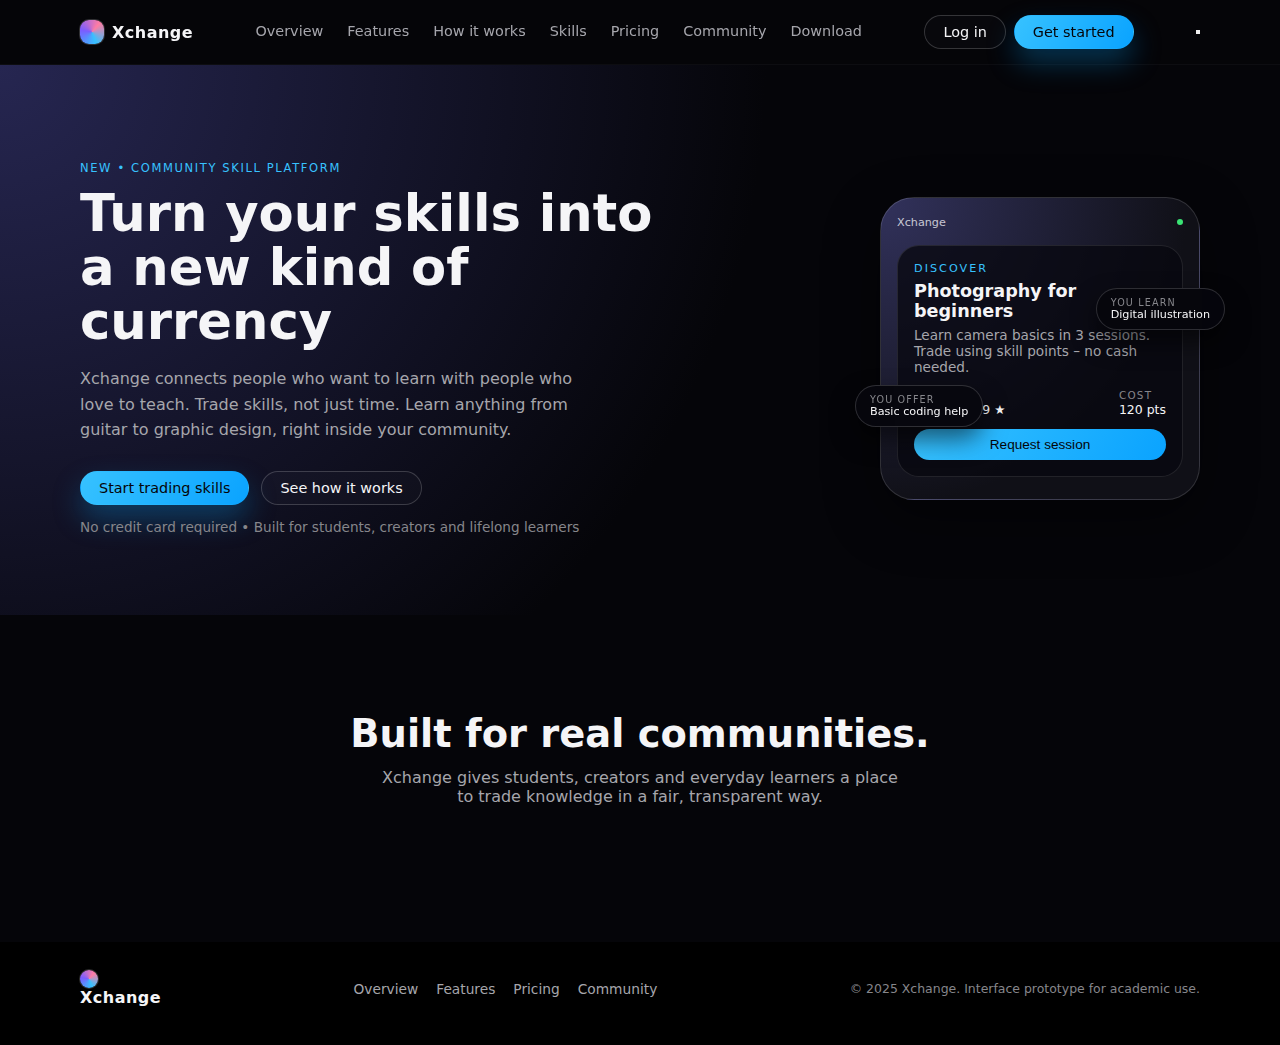
<file: index.html>
<!DOCTYPE html>
<html lang="en">
<head>
  <meta charset="UTF-8" />
  <meta name="viewport" content="width=device-width, initial-scale=1.0" />
  <title>Xchange – Community Skill Exchange</title>

  <link rel="stylesheet" href="style.css" />
  <script defer src="script.js"></script>
</head>
<body>
  <!-- NAVBAR -->
  <header class="nav">
    <div class="nav-inner container">
      <div class="nav-left">
        <div class="logo-mark"></div>
        <span class="logo-text">Xchange</span>
      </div>

      <nav class="nav-links">
        <a href="index.html">Overview</a>
        <a href="features.html">Features</a>
        <a href="how-it-works.html">How it works</a>
        <a href="skills.html">Skills</a>
        <a href="pricing.html">Pricing</a>
        <a href="community.html">Community</a>
        <a href="download.html">Download</a>
      </nav>

      <div class="nav-cta">
        <a href="login.html" class="btn btn-ghost">Log in</a>
        <a href="download.html" class="btn btn-primary">Get started</a>
      </div>

      <!-- mobile toggle -->
      <button class="nav-toggle" aria-label="Toggle navigation">
        <span></span>
        <span></span>
      </button>
    </div>
  </header>


<!-- HERO SECTION -->
<section class="hero">
  <div class="hero-inner container">
    <div class="hero-copy">
      <p class="eyebrow">NEW • COMMUNITY SKILL PLATFORM</p>

      <h1>Turn your skills into a new kind of currency</h1>

      <p class="hero-subtitle">
        Xchange connects people who want to learn with people who love to teach.
        Trade skills, not just time. Learn anything from guitar to graphic design,
        right inside your community.
      </p>

      <div class="hero-actions">
        <a href="download.html" class="btn btn-primary hero-btn-main">
          Start trading skills
        </a>
        <a href="how-it-works.html" class="btn btn-ghost hero-btn-secondary">
          See how it works
        </a>
      </div>

      <p class="hero-note">
        No credit card required • Built for students, creators and lifelong learners
      </p>
    </div>

      <div class="hero-visual">
        <div class="hero-device">
          <div class="device-status-bar">
            <span>Xchange</span>
            <span class="status-dot"></span>
          </div>

          <div class="device-hero-card">
            <p class="device-tag">Discover</p>
            <h2>Photography for beginners</h2>
            <p class="device-text">
              Learn camera basics in 3 sessions. Trade using skill points –
              no cash needed.
            </p>
            <div class="device-meta">
              <div>
                <span class="device-label">Mentor</span>
                <p class="device-value">Amara • 4.9 ★</p>
              </div>
              <div>
                <span class="device-label">Cost</span>
                <p class="device-value">120 pts</p>
              </div>
            </div>
            <button class="device-btn">Request session</button>
          </div>

          <div class="device-pill device-pill-1">
            <span class="pill-title">You offer</span>
            <span class="pill-text">Basic coding help</span>
          </div>
          <div class="device-pill device-pill-2">
            <span class="pill-title">You learn</span>
            <span class="pill-text">Digital illustration</span>
          </div>
        </div>
      </div>
    </div>
  </section>

  <!-- SHORT INTRO SECTION -->
  <section class="section section-light">
    <div class="container section-header align-center">
      <h2>Built for real communities.</h2>
      <p>
        Xchange gives students, creators and everyday learners a place to
        trade knowledge in a fair, transparent way.
      </p>
    </div>
  </section>

  <!-- FOOTER -->
  <footer class="footer">
    <div class="container footer-inner">
      <div class="footer-brand">
        <div class="logo-mark small"></div>
        <span class="logo-text">Xchange</span>
      </div>
      <div class="footer-links">
        <a href="index.html">Overview</a>
        <a href="features.html">Features</a>
        <a href="pricing.html">Pricing</a>
        <a href="community.html">Community</a>
      </div>
      <p class="footer-copy">
        © 2025 Xchange. Interface prototype for academic use.
      </p>
    </div>
  </footer>
</body>
</html>
</file>
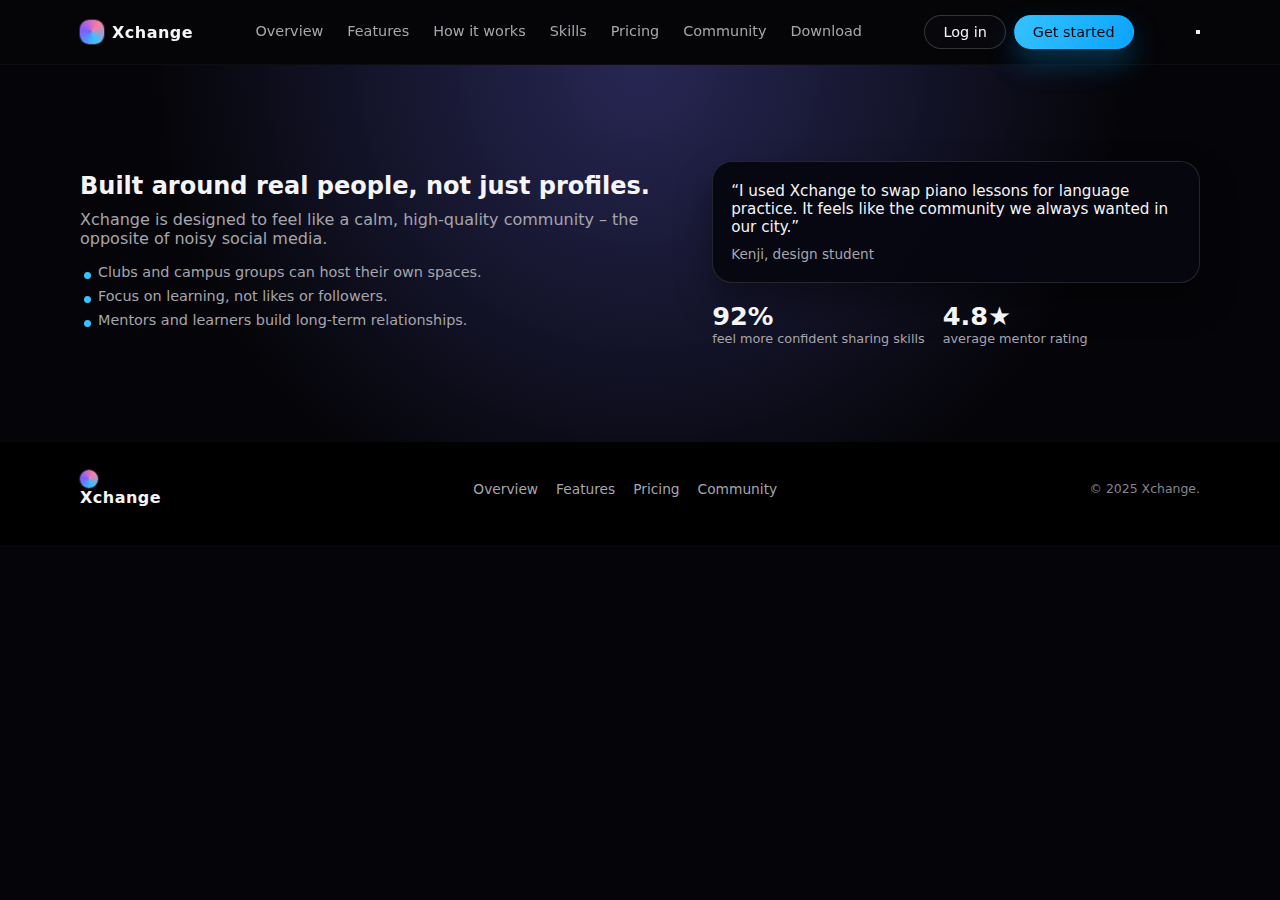
<file: community.html>
<!DOCTYPE html>
<html lang="en">
<head>
  <meta charset="UTF-8" />
  <meta name="viewport" content="width=device-width, initial-scale=1.0" />
  <title>Xchange – Community</title>
  <link rel="stylesheet" href="style.css" />
</head>
<body>
  <header class="nav">
    <div class="nav-inner container">
      <div class="nav-left">
        <div class="logo-mark"></div>
        <span class="logo-text">Xchange</span>
      </div>
  
      <nav class="nav-links">
        <a href="index.html">Overview</a>
        <a href="features.html">Features</a>
        <a href="how-it-works.html">How it works</a>
        <a href="skills.html">Skills</a>
        <a href="pricing.html">Pricing</a>
        <a href="community.html">Community</a>
        <a href="download.html">Download</a>
      </nav>
  
      <div class="nav-cta">
        <a href="login.html" class="btn btn-ghost">Log in</a>
        <a href="download.html" class="btn btn-primary">Get started</a>
      </div>
  
      <!-- Mobile nav toggle (works with script.js) -->
      <button class="nav-toggle" aria-label="Toggle navigation">
        <span></span>
        <span></span>
      </button>
    </div>
  </header>

  <section class="section section-gradient">
    <div class="container community-inner">
      <div class="community-copy">
        <h2>Built around real people, not just profiles.</h2>
        <p>
          Xchange is designed to feel like a calm, high-quality community –
          the opposite of noisy social media.
        </p>
        <ul class="community-list">
          <li>Clubs and campus groups can host their own spaces.</li>
          <li>Focus on learning, not likes or followers.</li>
          <li>Mentors and learners build long-term relationships.</li>
        </ul>
      </div>

      <div class="community-panel">
        <div class="community-quote-card">
          <p class="quote-text">
            “I used Xchange to swap piano lessons for language practice.
            It feels like the community we always wanted in our city.”
          </p>
          <p class="quote-name">Kenji, design student</p>
        </div>
        <div class="community-metrics">
          <div>
            <p class="metric-number">92%</p>
            <p class="metric-label">feel more confident sharing skills</p>
          </div>
          <div>
            <p class="metric-number">4.8★</p>
            <p class="metric-label">average mentor rating</p>
          </div>
        </div>
      </div>
    </div>
  </section>

  <footer class="footer">
    <div class="container footer-inner">
      <div class="footer-brand">
        <div class="logo-mark small"></div>
        <span class="logo-text">Xchange</span>
      </div>
      <div class="footer-links">
        <a href="index.html">Overview</a>
        <a href="features.html">Features</a>
        <a href="pricing.html">Pricing</a>
        <a href="community.html">Community</a>
      </div>
      <p class="footer-copy">© 2025 Xchange.</p>
    </div>
  </footer>
</body>
</html>
</file>
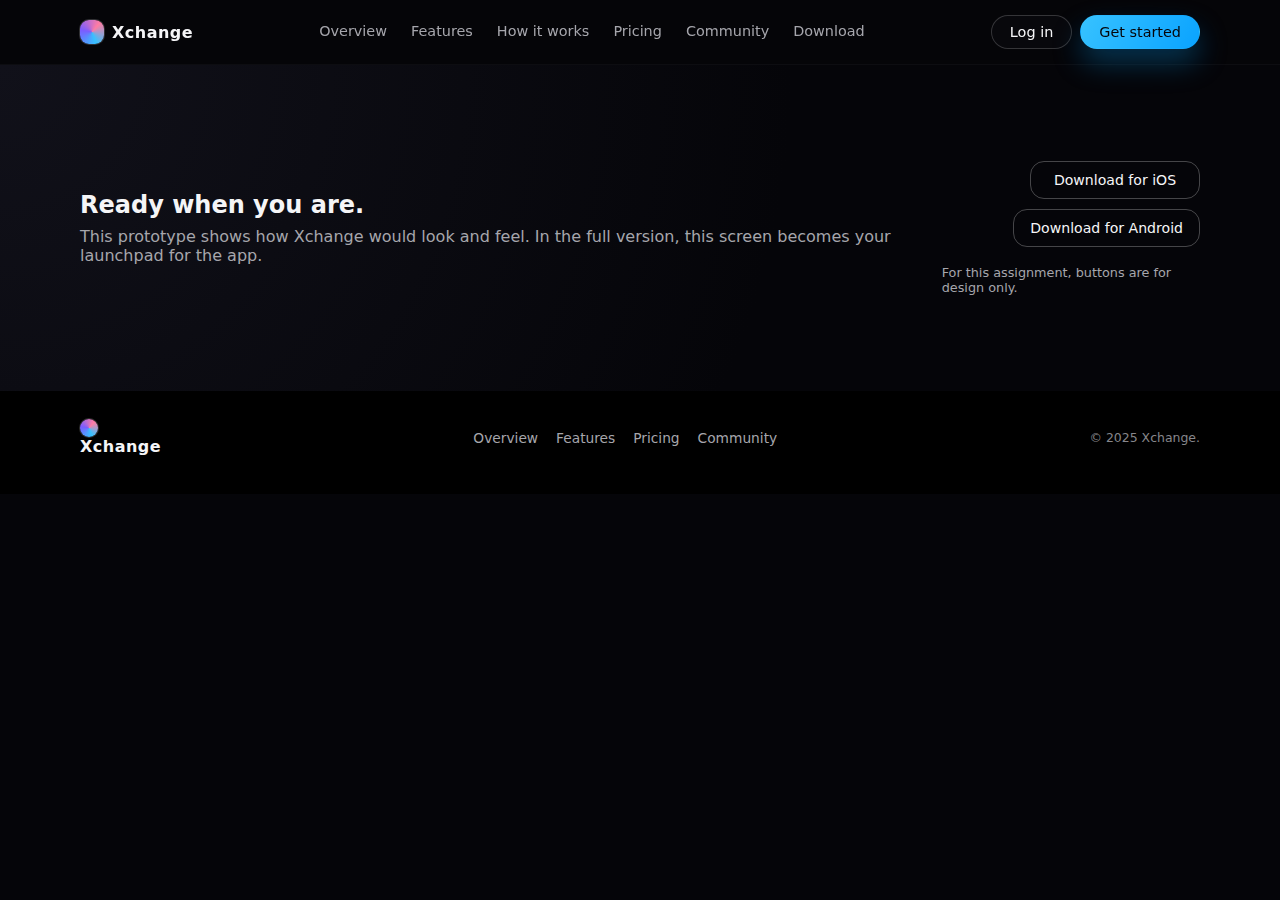
<file: download.html>
<!DOCTYPE html>
<html lang="en">
<head>
  <meta charset="UTF-8" />
  <meta name="viewport" content="width=device-width, initial-scale=1.0" />
  <title>Xchange – Get Started</title>
  <link rel="stylesheet" href="style.css" />
</head>
<body>
  <header class="nav">
    <div class="nav-inner container">
      <div class="nav-left">
        <div class="logo-mark"></div>
        <span class="logo-text">Xchange</span>
      </div>
  
      <nav class="nav-links">
        <a href="index.html">Overview</a>
        <a href="features.html">Features</a>
        <a href="how-it-works.html">How it works</a>
        <a href="pricing.html">Pricing</a>
        <a href="community.html">Community</a>
        <a href="download.html">Download</a>
      </nav>
  
      <div class="nav-cta">
        <a href="login.html" class="btn btn-ghost">Log in</a>
        <a href="download.html" class="btn btn-primary">Get started</a>
      </div>
    </div>
  </header>

  <section class="section section-dark">
    <div class="container download-inner">
      <div>
        <h2>Ready when you are.</h2>
        <p>
          This prototype shows how Xchange would look and feel.
          In the full version, this screen becomes your launchpad for the app.
        </p>
      </div>
      <div class="download-buttons">
        <a href="#" class="store-badge">Download for iOS</a>
        <a href="#" class="store-badge">Download for Android</a>
        <p class="download-note">For this assignment, buttons are for design only.</p>
      </div>
    </div>
  </section>

  <footer class="footer">
    <div class="container footer-inner">
      <div class="footer-brand">
        <div class="logo-mark small"></div>
        <span class="logo-text">Xchange</span>
      </div>
      <div class="footer-links">
        <a href="index.html">Overview</a>
        <a href="features.html">Features</a>
        <a href="pricing.html">Pricing</a>
        <a href="community.html">Community</a>
      </div>
      <p class="footer-copy">© 2025 Xchange.</p>
    </div>
  </footer>
</body>
</html>
</file>
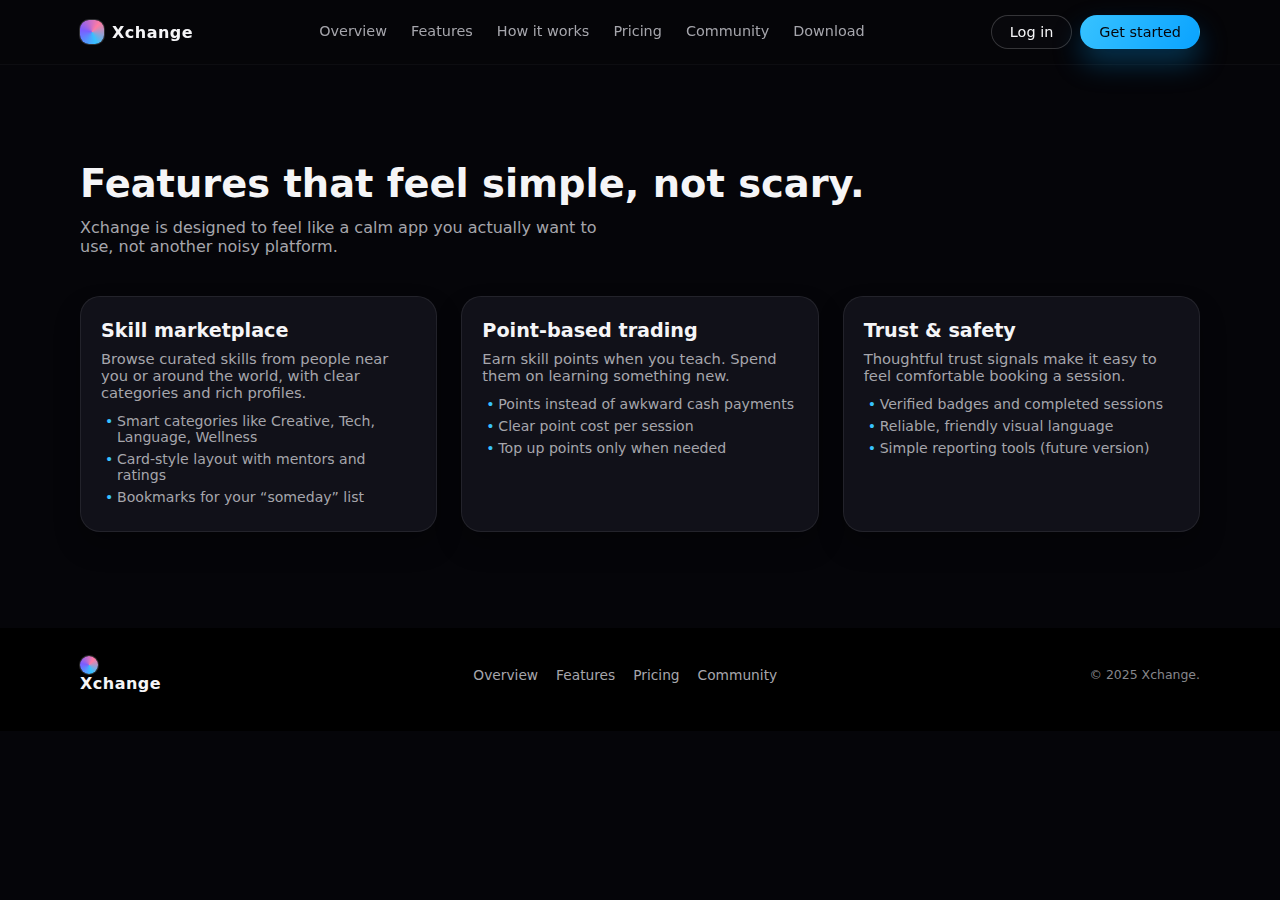
<file: features.html>
<!DOCTYPE html>
<html lang="en">
<head>
  <meta charset="UTF-8" />
  <meta name="viewport" content="width=device-width, initial-scale=1.0" />
  <title>Xchange – Features</title>
  <link rel="stylesheet" href="style.css" />
</head>
<body>
  <!-- NAVBAR (same on every page) -->
  <header class="nav">
    <div class="nav-inner container">
      <div class="nav-left">
        <div class="logo-mark"></div>
        <span class="logo-text">Xchange</span>
      </div>
  
      <nav class="nav-links">
        <a href="index.html">Overview</a>
        <a href="features.html">Features</a>
        <a href="how-it-works.html">How it works</a>
        <a href="pricing.html">Pricing</a>
        <a href="community.html">Community</a>
        <a href="download.html">Download</a>
      </nav>
  
      <div class="nav-cta">
        <a href="login.html" class="btn btn-ghost">Log in</a>
        <a href="download.html" class="btn btn-primary">Get started</a>
      </div>
    </div>
  </header>

  <section class="section section-light">
    <div class="container">
      <div class="section-header">
        <h2>Features that feel simple, not scary.</h2>
        <p>
          Xchange is designed to feel like a calm app you actually want to use,
          not another noisy platform.
        </p>
      </div>

      <div class="features-grid">
        <article class="feature-card">
          <h3>Skill marketplace</h3>
          <p>
            Browse curated skills from people near you or around the world,
            with clear categories and rich profiles.
          </p>
          <ul>
            <li>Smart categories like Creative, Tech, Language, Wellness</li>
            <li>Card-style layout with mentors and ratings</li>
            <li>Bookmarks for your “someday” list</li>
          </ul>
        </article>

        <article class="feature-card">
          <h3>Point-based trading</h3>
          <p>
            Earn skill points when you teach. Spend them on learning something new.
          </p>
          <ul>
            <li>Points instead of awkward cash payments</li>
            <li>Clear point cost per session</li>
            <li>Top up points only when needed</li>
          </ul>
        </article>

        <article class="feature-card">
          <h3>Trust & safety</h3>
          <p>
            Thoughtful trust signals make it easy to feel comfortable booking a session.
          </p>
          <ul>
            <li>Verified badges and completed sessions</li>
            <li>Reliable, friendly visual language</li>
            <li>Simple reporting tools (future version)</li>
          </ul>
        </article>
      </div>
    </div>
  </section>

  <!-- FOOTER -->
  <footer class="footer">
    <div class="container footer-inner">
      <div class="footer-brand">
        <div class="logo-mark small"></div>
        <span class="logo-text">Xchange</span>
      </div>
      <div class="footer-links">
        <a href="index.html">Overview</a>
        <a href="features.html">Features</a>
        <a href="pricing.html">Pricing</a>
        <a href="community.html">Community</a>
      </div>
      <p class="footer-copy">© 2025 Xchange.</p>
    </div>
  </footer>
</body>
</html>
</file>
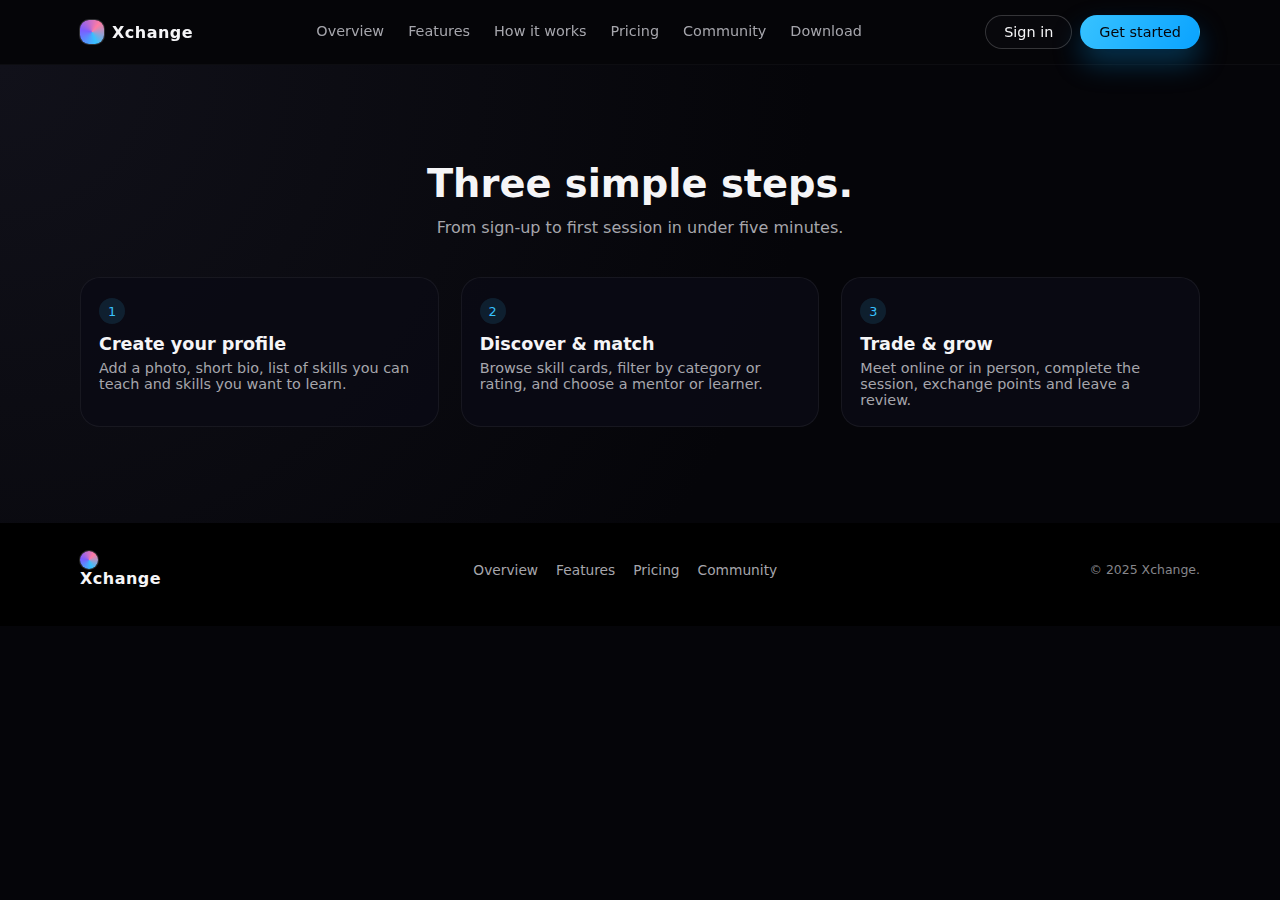
<file: how-it-works.html>
<!DOCTYPE html>
<html lang="en">
<head>
  <meta charset="UTF-8" />
  <meta name="viewport" content="width=device-width, initial-scale=1.0" />
  <title>Xchange – How it Works</title>
  <link rel="stylesheet" href="style.css" />
</head>
<body>
  <header class="nav">
    <div class="nav-inner container">
      <div class="nav-left">
        <div class="logo-mark"></div>
        <span class="logo-text">Xchange</span>
      </div>
      <nav class="nav-links">
        <a href="index.html">Overview</a>
        <a href="features.html">Features</a>
        <a href="how-it-works.html">How it works</a>
        <a href="pricing.html">Pricing</a>
        <a href="community.html">Community</a>
        <a href="download.html">Download</a>
      </nav>
      <div class="nav-cta">
        <a href="download.html" class="btn btn-ghost">Sign in</a>
        <a href="download.html" class="btn btn-primary">Get started</a>
      </div>
    </div>
  </header>

  <section class="section section-dark">
    <div class="container">
      <div class="section-header align-center">
        <h2>Three simple steps.</h2>
        <p>From sign-up to first session in under five minutes.</p>
      </div>

      <div class="steps-grid">
        <div class="step-card">
          <div class="step-number">1</div>
          <h3>Create your profile</h3>
          <p>
            Add a photo, short bio, list of skills you can teach and skills you want to learn.
          </p>
        </div>
        <div class="step-card">
          <div class="step-number">2</div>
          <h3>Discover & match</h3>
          <p>
            Browse skill cards, filter by category or rating, and choose a mentor or learner.
          </p>
        </div>
        <div class="step-card">
          <div class="step-number">3</div>
          <h3>Trade & grow</h3>
          <p>
            Meet online or in person, complete the session, exchange points and leave a review.
          </p>
        </div>
      </div>
    </div>
  </section>

  <footer class="footer">
    <div class="container footer-inner">
      <div class="footer-brand">
        <div class="logo-mark small"></div>
        <span class="logo-text">Xchange</span>
      </div>
      <div class="footer-links">
        <a href="index.html">Overview</a>
        <a href="features.html">Features</a>
        <a href="pricing.html">Pricing</a>
        <a href="community.html">Community</a>
      </div>
      <p class="footer-copy">© 2025 Xchange.</p>
    </div>
  </footer>
</body>
</html>
</file>
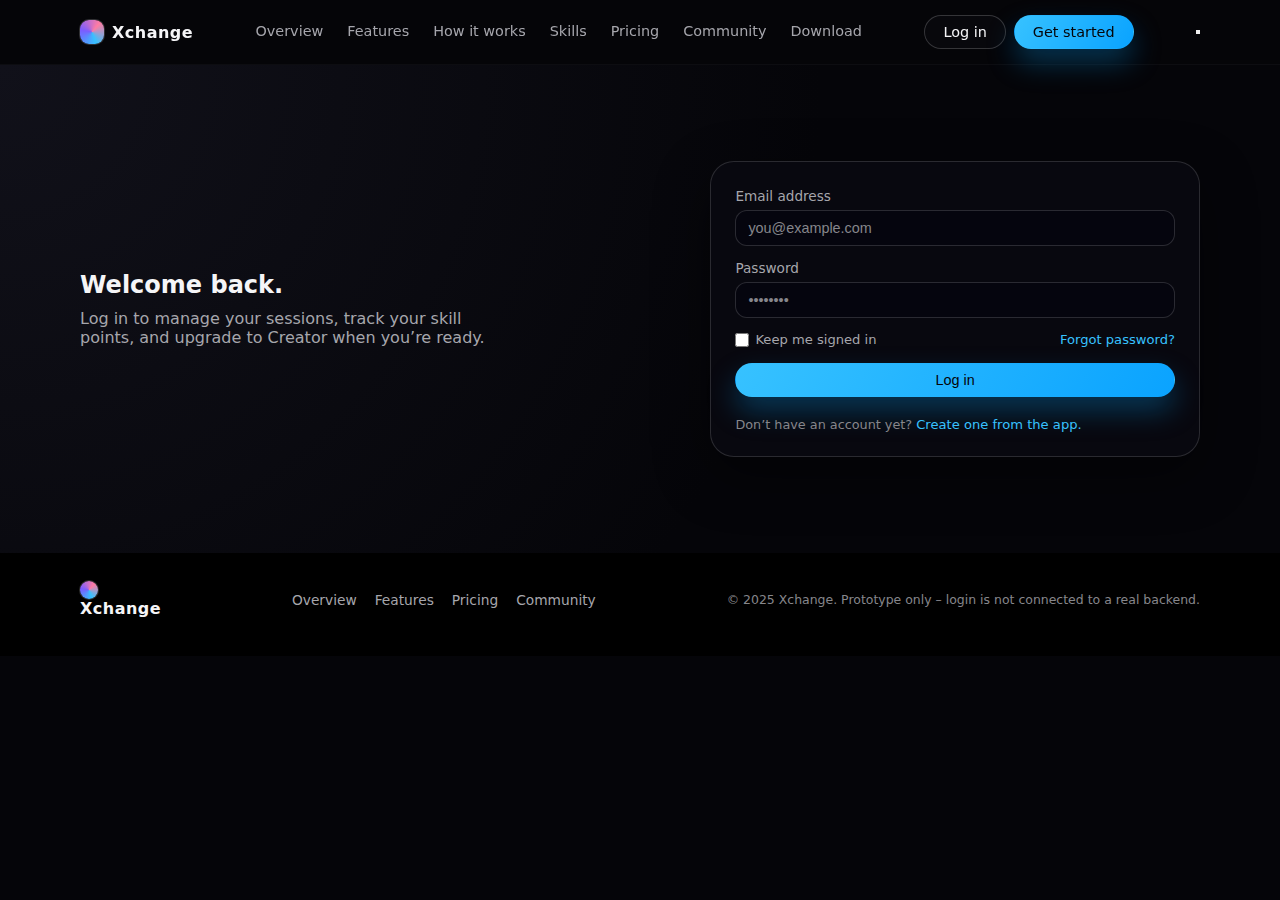
<file: login.html>
<!DOCTYPE html>
<html lang="en">
<head>
  <meta charset="UTF-8" />
  <meta name="viewport" content="width=device-width, initial-scale=1.0" />
  <title>Xchange – Log in</title>
  <link rel="stylesheet" href="style.css" />
</head>
<body>
  <!-- NAVBAR -->
  <header class="nav">
    <div class="nav-inner container">
      <div class="nav-left">
        <div class="logo-mark"></div>
        <span class="logo-text">Xchange</span>
      </div>
  
      <nav class="nav-links">
        <a href="index.html">Overview</a>
        <a href="features.html">Features</a>
        <a href="how-it-works.html">How it works</a>
        <a href="skills.html">Skills</a>
        <a href="pricing.html">Pricing</a>
        <a href="community.html">Community</a>
        <a href="download.html">Download</a>
      </nav>
  
      <div class="nav-cta">
        <a href="login.html" class="btn btn-ghost">Log in</a>
        <a href="download.html" class="btn btn-primary">Get started</a>
      </div>
  
      <!-- Mobile nav toggle (works with script.js) -->
      <button class="nav-toggle" aria-label="Toggle navigation">
        <span></span>
        <span></span>
      </button>
    </div>
  </header>

  <!-- LOGIN SECTION -->
  <section class="section section-dark">
    <div class="container auth-wrapper">
      <div class="auth-copy">
        <h2>Welcome back.</h2>
        <p>
          Log in to manage your sessions, track your skill points,
          and upgrade to Creator when you’re ready.
        </p>
      </div>

      <!-- For prototype: submitting the form simply opens payment.html -->
      <div class="auth-card">
        <form class="auth-form" method="get" action="payment.html">
          <div class="form-group">
            <label for="email">Email address</label>
            <input id="email" type="email" name="email" placeholder="you@example.com" required />
          </div>

          <div class="form-group">
            <label for="password">Password</label>
            <input id="password" type="password" name="password" placeholder="••••••••" required />
          </div>

          <div class="form-row">
            <label class="checkbox">
              <input type="checkbox" name="remember" />
              <span>Keep me signed in</span>
            </label>
            <a href="#" class="link-muted">Forgot password?</a>
          </div>

          <button type="submit" class="btn btn-primary auth-btn">
            Log in
          </button>

          <p class="auth-footnote">
            Don’t have an account yet?
            <a href="download.html" class="link-muted">Create one from the app.</a>
          </p>
        </form>
      </div>
    </div>
  </section>

  <!-- FOOTER -->
  <footer class="footer">
    <div class="container footer-inner">
      <div class="footer-brand">
        <div class="logo-mark small"></div>
        <span class="logo-text">Xchange</span>
      </div>
      <div class="footer-links">
        <a href="index.html">Overview</a>
        <a href="features.html">Features</a>
        <a href="pricing.html">Pricing</a>
        <a href="community.html">Community</a>
      </div>
      <p class="footer-copy">© 2025 Xchange. Prototype only – login is not connected to a real backend.</p>
    </div>
  </footer>
</body>
</html>
</file>
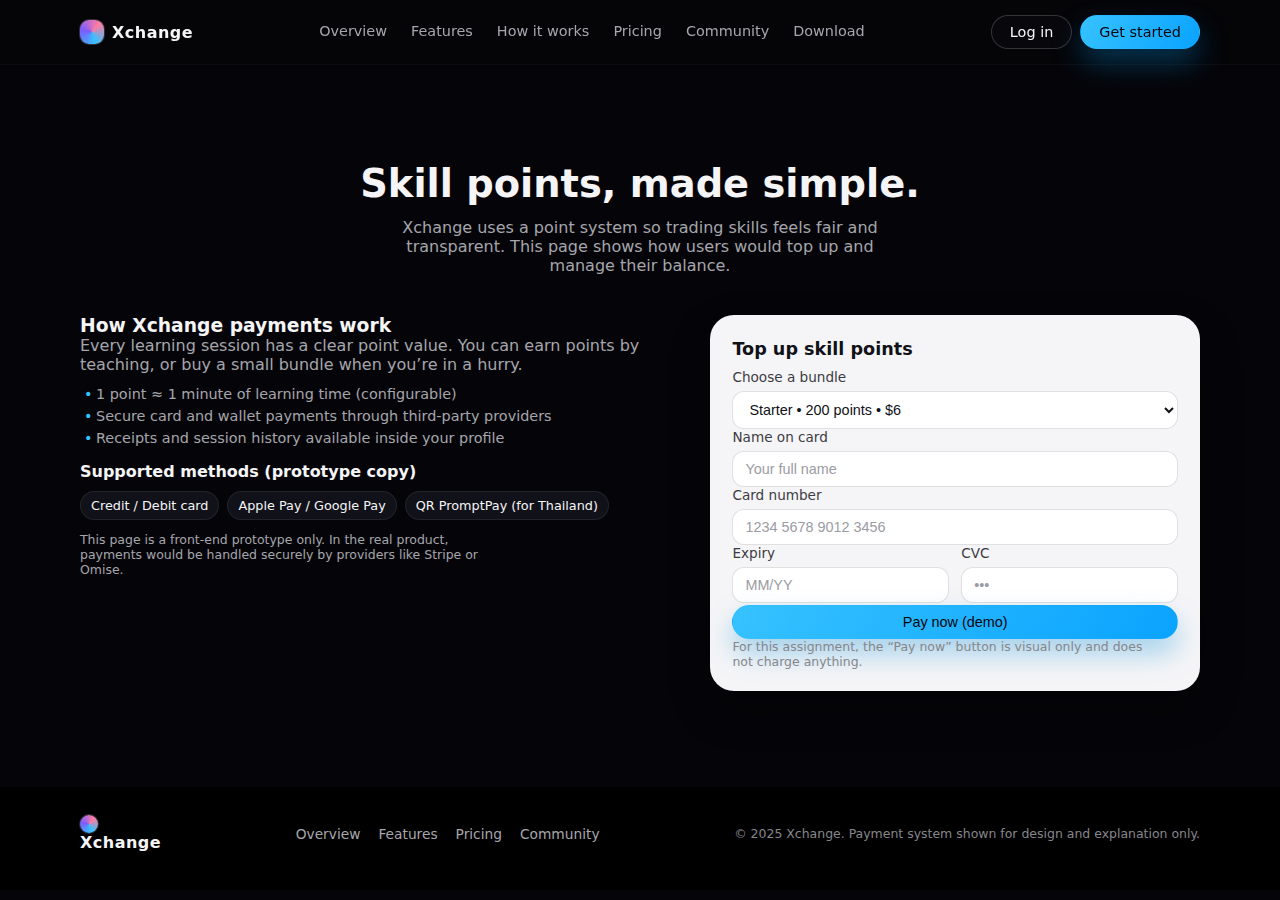
<file: payment.html>
<!DOCTYPE html>
<html lang="en">
<head>
  <meta charset="UTF-8" />
  <meta name="viewport" content="width=device-width, initial-scale=1.0" />
  <title>Xchange – Payment & Skill Points</title>
  <link rel="stylesheet" href="style.css" />
</head>
<body>
  <!-- NAVBAR -->
  <header class="nav">
    <div class="nav-inner container">
      <div class="nav-left">
        <div class="logo-mark"></div>
        <span class="logo-text">Xchange</span>
      </div>
      <nav class="nav-links">
        <a href="index.html">Overview</a>
        <a href="features.html">Features</a>
        <a href="how-it-works.html">How it works</a>
        <a href="pricing.html">Pricing</a>
        <a href="community.html">Community</a>
        <a href="download.html">Download</a>
      </nav>
      <div class="nav-cta">
        <a href="login.html" class="btn btn-ghost">Log in</a>
        <a href="download.html" class="btn btn-primary">Get started</a>
      </div>
    </div>
  </header>

  <!-- PAYMENT SECTION -->
  <section class="section section-light">
    <div class="container">
      <div class="section-header align-center">
        <h2>Skill points, made simple.</h2>
        <p>
          Xchange uses a point system so trading skills feels fair and transparent.
          This page shows how users would top up and manage their balance.
        </p>
      </div>

      <div class="payment-layout">
        <!-- LEFT: EXPLANATION -->
        <div class="payment-info">
          <h3>How Xchange payments work</h3>
          <p>
            Every learning session has a clear point value.
            You can earn points by teaching, or buy a small bundle when you’re in a hurry.
          </p>
          <ul class="payment-list">
            <li>1 point ≈ 1 minute of learning time (configurable)</li>
            <li>Secure card and wallet payments through third-party providers</li>
            <li>Receipts and session history available inside your profile</li>
          </ul>

          <h4>Supported methods (prototype copy)</h4>
          <ul class="payment-tags">
            <li>Credit / Debit card</li>
            <li>Apple Pay / Google Pay</li>
            <li>QR PromptPay (for Thailand)</li>
          </ul>

          <p class="payment-note">
            This page is a front-end prototype only.
            In the real product, payments would be handled securely by providers like Stripe or Omise.
          </p>
        </div>

        <!-- RIGHT: MOCK TOP-UP FORM -->
        <div class="payment-card">
          <h3>Top up skill points</h3>
          <form class="payment-form">
            <div class="form-group">
              <label for="plan">Choose a bundle</label>
              <select id="plan" name="plan">
                <option value="starter">Starter • 200 points • $6</option>
                <option value="creator">Creator • 600 points • $15</option>
                <option value="pro">Pro • 1500 points • $32</option>
              </select>
            </div>

            <div class="form-group">
              <label for="card-name">Name on card</label>
              <input id="card-name" type="text" placeholder="Your full name" required />
            </div>

            <div class="form-group">
              <label for="card-number">Card number</label>
              <input id="card-number" type="text" placeholder="1234 5678 9012 3456" required />
            </div>

            <div class="form-row">
              <div class="form-group half">
                <label for="expiry">Expiry</label>
                <input id="expiry" type="text" placeholder="MM/YY" required />
              </div>
              <div class="form-group half">
                <label for="cvc">CVC</label>
                <input id="cvc" type="password" placeholder="•••" required />
              </div>
            </div>

            <button type="button" class="btn btn-primary auth-btn">
              Pay now (demo)
            </button>
            <p class="payment-disclaimer">
              For this assignment, the “Pay now” button is visual only and does not charge anything.
            </p>
          </form>
        </div>
      </div>
    </div>
  </section>

  <!-- FOOTER -->
  <footer class="footer">
    <div class="container footer-inner">
      <div class="footer-brand">
        <div class="logo-mark small"></div>
        <span class="logo-text">Xchange</span>
      </div>
      <div class="footer-links">
        <a href="index.html">Overview</a>
        <a href="features.html">Features</a>
        <a href="pricing.html">Pricing</a>
        <a href="community.html">Community</a>
      </div>
      <p class="footer-copy">© 2025 Xchange. Payment system shown for design and explanation only.</p>
    </div>
  </footer>
</body>
</html>
</file>
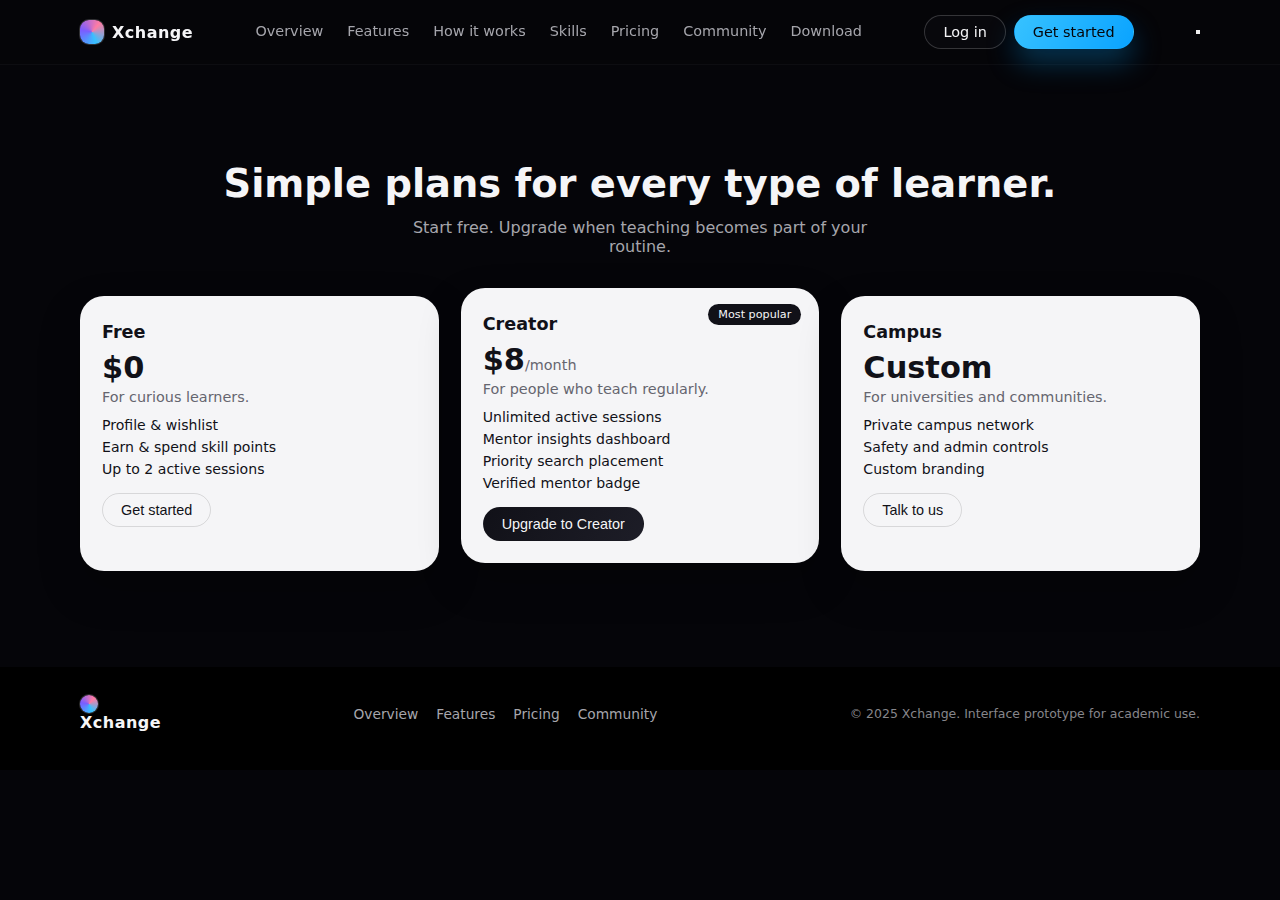
<file: pricing.html>
<!DOCTYPE html>
<html lang="en">
<head>
  <meta charset="UTF-8" />
  <meta name="viewport" content="width=device-width, initial-scale=1.0" />
  <title>Xchange – Pricing</title>
  <link rel="stylesheet" href="style.css" />
</head>

<body>

  <header class="nav">
    <div class="nav-inner container">
      <div class="nav-left">
        <div class="logo-mark"></div>
        <span class="logo-text">Xchange</span>
      </div>
  
      <nav class="nav-links">
        <a href="index.html">Overview</a>
        <a href="features.html">Features</a>
        <a href="how-it-works.html">How it works</a>
        <a href="skills.html">Skills</a>
        <a href="pricing.html">Pricing</a>
        <a href="community.html">Community</a>
        <a href="download.html">Download</a>
      </nav>
  
      <div class="nav-cta">
        <a href="login.html" class="btn btn-ghost">Log in</a>
        <a href="download.html" class="btn btn-primary">Get started</a>
      </div>
  
      <!-- Mobile nav toggle (works with script.js) -->
      <button class="nav-toggle" aria-label="Toggle navigation">
        <span></span>
        <span></span>
      </button>
    </div>
  </header>

  <!-- PRICING SECTION -->
  <section class="section section-light">
    <div class="container">
      <div class="section-header align-center">
        <h2>Simple plans for every type of learner.</h2>
        <p>Start free. Upgrade when teaching becomes part of your routine.</p>
      </div>

      <div class="pricing-grid">

        <!-- FREE PLAN -->
        <article class="pricing-card">
          <h3>Free</h3>
          <p class="pricing-price">$0</p>
          <p class="pricing-tagline">For curious learners.</p>

          <ul>
            <li>Profile & wishlist</li>
            <li>Earn & spend skill points</li>
            <li>Up to 2 active sessions</li>
          </ul>

          <!-- BUTTON GOES TO PAYMENT -->
          <button class="btn btn-outline" onclick="location.href='payment.html'">
            Get started
          </button>
        </article>

        <!-- CREATOR PLAN -->
        <article class="pricing-card pricing-card-featured">
          <div class="pill-badge">Most popular</div>

          <h3>Creator</h3>
          <p class="pricing-price">$8<span>/month</span></p>
          <p class="pricing-tagline">For people who teach regularly.</p>

          <ul>
            <li>Unlimited active sessions</li>
            <li>Mentor insights dashboard</li>
            <li>Priority search placement</li>
            <li>Verified mentor badge</li>
          </ul>

          <!-- BUTTON GOES TO PAYMENT -->
          <button class="btn btn-primary-full" onclick="location.href='payment.html'">
            Upgrade to Creator
          </button>
        </article>

        <!-- CAMPUS PLAN -->
        <article class="pricing-card">
          <h3>Campus</h3>
          <p class="pricing-price">Custom</p>
          <p class="pricing-tagline">For universities and communities.</p>

          <ul>
            <li>Private campus network</li>
            <li>Safety and admin controls</li>
            <li>Custom branding</li>
          </ul>

          <!-- BUTTON GOES TO PAYMENT -->
          <button class="btn btn-outline" onclick="location.href='payment.html'">
            Talk to us
          </button>
        </article>

      </div>
    </div>
  </section>

  <!-- FOOTER -->
  <footer class="footer">
    <div class="container footer-inner">
      <div class="footer-brand">
        <div class="logo-mark small"></div>
        <span class="logo-text">Xchange</span>
      </div>

      <div class="footer-links">
        <a href="index.html">Overview</a>
        <a href="features.html">Features</a>
        <a href="pricing.html">Pricing</a>
        <a href="community.html">Community</a>
      </div>

      <p class="footer-copy">© 2025 Xchange. Interface prototype for academic use.</p>
    </div>
  </footer>

</body>
</html>
</file>
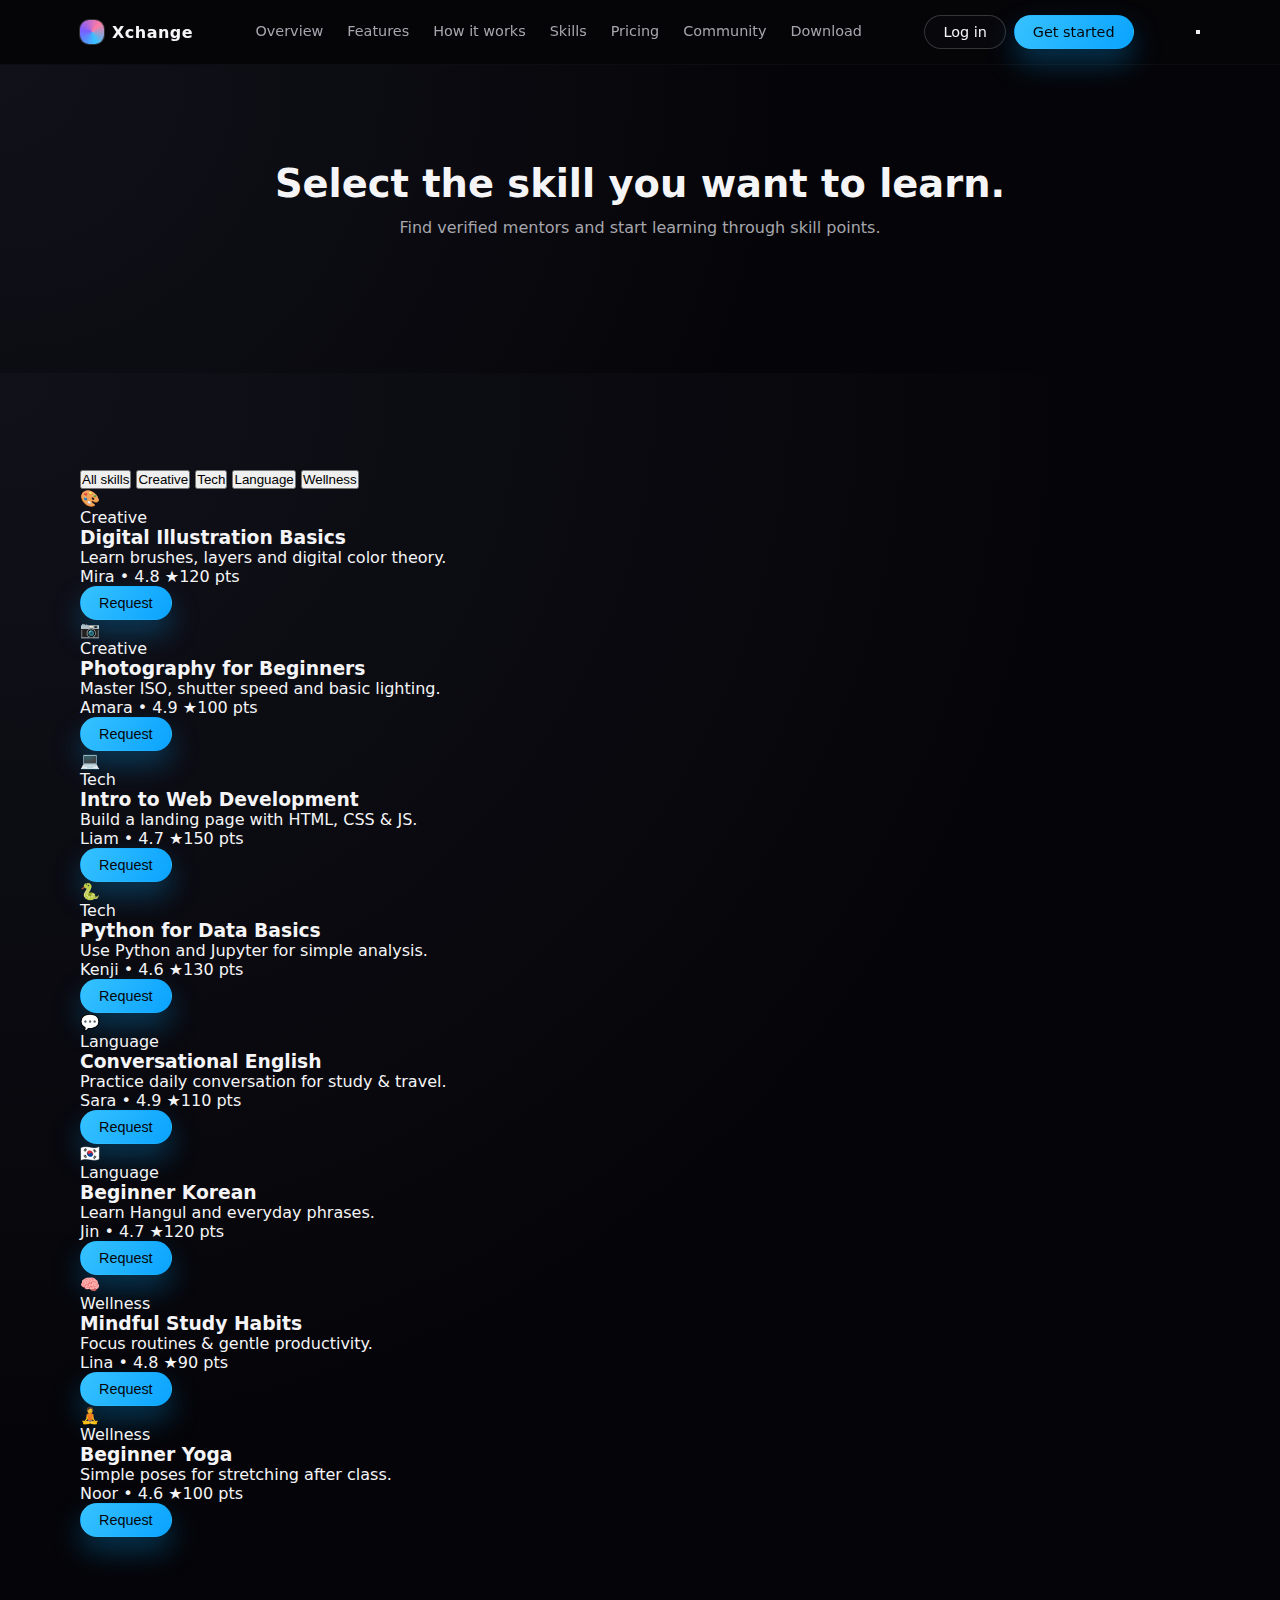
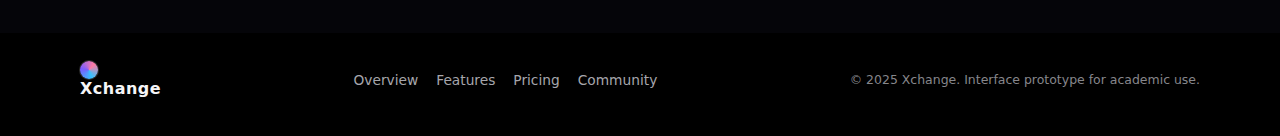
<file: skills.html>
<!DOCTYPE html>
<html lang="en">
<head>
  <meta charset="UTF-8" />
  <meta name="viewport" content="width=device-width, initial-scale=1.0" />
  <title>Skills – Xchange</title>

  <link rel="stylesheet" href="style.css" />
  <script defer src="script.js"></script>
</head>
<body>

  <!-- NAVBAR (same as all pages) -->
  <header class="nav">
    <div class="nav-inner container">
      <div class="nav-left">
        <div class="logo-mark"></div>
        <span class="logo-text">Xchange</span>
      </div>

      <nav class="nav-links">
        <a href="index.html">Overview</a>
        <a href="features.html">Features</a>
        <a href="how-it-works.html">How it works</a>
        <a href="skills.html">Skills</a>
        <a href="pricing.html">Pricing</a>
        <a href="community.html">Community</a>
        <a href="download.html">Download</a>
      </nav>

      <div class="nav-cta">
        <a href="login.html" class="btn btn-ghost">Log in</a>
        <a href="download.html" class="btn btn-primary">Get started</a>
      </div>

      <button class="nav-toggle" aria-label="Toggle navigation">
        <span></span>
        <span></span>
      </button>
    </div>
  </header>

  <!-- SKILLS PAGE HERO -->
  <section class="section section-dark">
    <div class="container section-header align-center">
      <h2>Select the skill you want to learn.</h2>
      <p>Find verified mentors and start learning through skill points.</p>
    </div>
  </section>

  <!-- SKILL FILTERS + CARDS -->
  <section class="section section-dark">
    <div class="container">

      <div class="skill-filters">
        <button class="skill-filter-btn active" data-category="all">All skills</button>
        <button class="skill-filter-btn" data-category="creative">Creative</button>
        <button class="skill-filter-btn" data-category="tech">Tech</button>
        <button class="skill-filter-btn" data-category="language">Language</button>
        <button class="skill-filter-btn" data-category="wellness">Wellness</button>
      </div>

      <div class="skills-grid">

        <article class="skill-card" data-category="creative">
          <div class="skill-icon-box"><span class="skill-icon">🎨</span></div>
          <p class="skill-tag">Creative</p>
          <h3>Digital Illustration Basics</h3>
          <p class="skill-desc">Learn brushes, layers and digital color theory.</p>
          <div class="skill-meta">
            <span>Mira • 4.8 ★</span><span>120 pts</span>
          </div>
          <button class="btn btn-primary skill-request-btn">Request</button>
        </article>

        <article class="skill-card" data-category="creative">
          <div class="skill-icon-box"><span class="skill-icon">📷</span></div>
          <p class="skill-tag">Creative</p>
          <h3>Photography for Beginners</h3>
          <p class="skill-desc">Master ISO, shutter speed and basic lighting.</p>
          <div class="skill-meta">
            <span>Amara • 4.9 ★</span><span>100 pts</span>
          </div>
          <button class="btn btn-primary skill-request-btn">Request</button>
        </article>

        <article class="skill-card" data-category="tech">
          <div class="skill-icon-box"><span class="skill-icon">💻</span></div>
          <p class="skill-tag">Tech</p>
          <h3>Intro to Web Development</h3>
          <p class="skill-desc">Build a landing page with HTML, CSS & JS.</p>
          <div class="skill-meta">
            <span>Liam • 4.7 ★</span><span>150 pts</span>
          </div>
          <button class="btn btn-primary skill-request-btn">Request</button>
        </article>

        <article class="skill-card" data-category="tech">
          <div class="skill-icon-box"><span class="skill-icon">🐍</span></div>
          <p class="skill-tag">Tech</p>
          <h3>Python for Data Basics</h3>
          <p class="skill-desc">Use Python and Jupyter for simple analysis.</p>
          <div class="skill-meta">
            <span>Kenji • 4.6 ★</span><span>130 pts</span>
          </div>
          <button class="btn btn-primary skill-request-btn">Request</button>
        </article>

        <article class="skill-card" data-category="language">
          <div class="skill-icon-box"><span class="skill-icon">💬</span></div>
          <p class="skill-tag">Language</p>
          <h3>Conversational English</h3>
          <p class="skill-desc">Practice daily conversation for study & travel.</p>
          <div class="skill-meta">
            <span>Sara • 4.9 ★</span><span>110 pts</span>
          </div>
          <button class="btn btn-primary skill-request-btn">Request</button>
        </article>

        <article class="skill-card" data-category="language">
          <div class="skill-icon-box"><span class="skill-icon">🇰🇷</span></div>
          <p class="skill-tag">Language</p>
          <h3>Beginner Korean</h3>
          <p class="skill-desc">Learn Hangul and everyday phrases.</p>
          <div class="skill-meta">
            <span>Jin • 4.7 ★</span><span>120 pts</span>
          </div>
          <button class="btn btn-primary skill-request-btn">Request</button>
        </article>

        <article class="skill-card" data-category="wellness">
          <div class="skill-icon-box"><span class="skill-icon">🧠</span></div>
          <p class="skill-tag">Wellness</p>
          <h3>Mindful Study Habits</h3>
          <p class="skill-desc">Focus routines & gentle productivity.</p>
          <div class="skill-meta">
            <span>Lina • 4.8 ★</span><span>90 pts</span>
          </div>
          <button class="btn btn-primary skill-request-btn">Request</button>
        </article>

        <article class="skill-card" data-category="wellness">
          <div class="skill-icon-box"><span class="skill-icon">🧘</span></div>
          <p class="skill-tag">Wellness</p>
          <h3>Beginner Yoga</h3>
          <p class="skill-desc">Simple poses for stretching after class.</p>
          <div class="skill-meta">
            <span>Noor • 4.6 ★</span><span>100 pts</span>
          </div>
          <button class="btn btn-primary skill-request-btn">Request</button>
        </article>

      </div>
    </div>
  </section>

  <!-- FOOTER -->
  <footer class="footer">
    <div class="container footer-inner">
      <div class="footer-brand">
        <div class="logo-mark small"></div>
        <span class="logo-text">Xchange</span>
      </div>
      <div class="footer-links">
        <a href="index.html">Overview</a>
        <a href="features.html">Features</a>
        <a href="pricing.html">Pricing</a>
        <a href="community.html">Community</a>
      </div>
      <p class="footer-copy">
        © 2025 Xchange. Interface prototype for academic use.
      </p>
    </div>
  </footer>

</body>
</html>
</file>
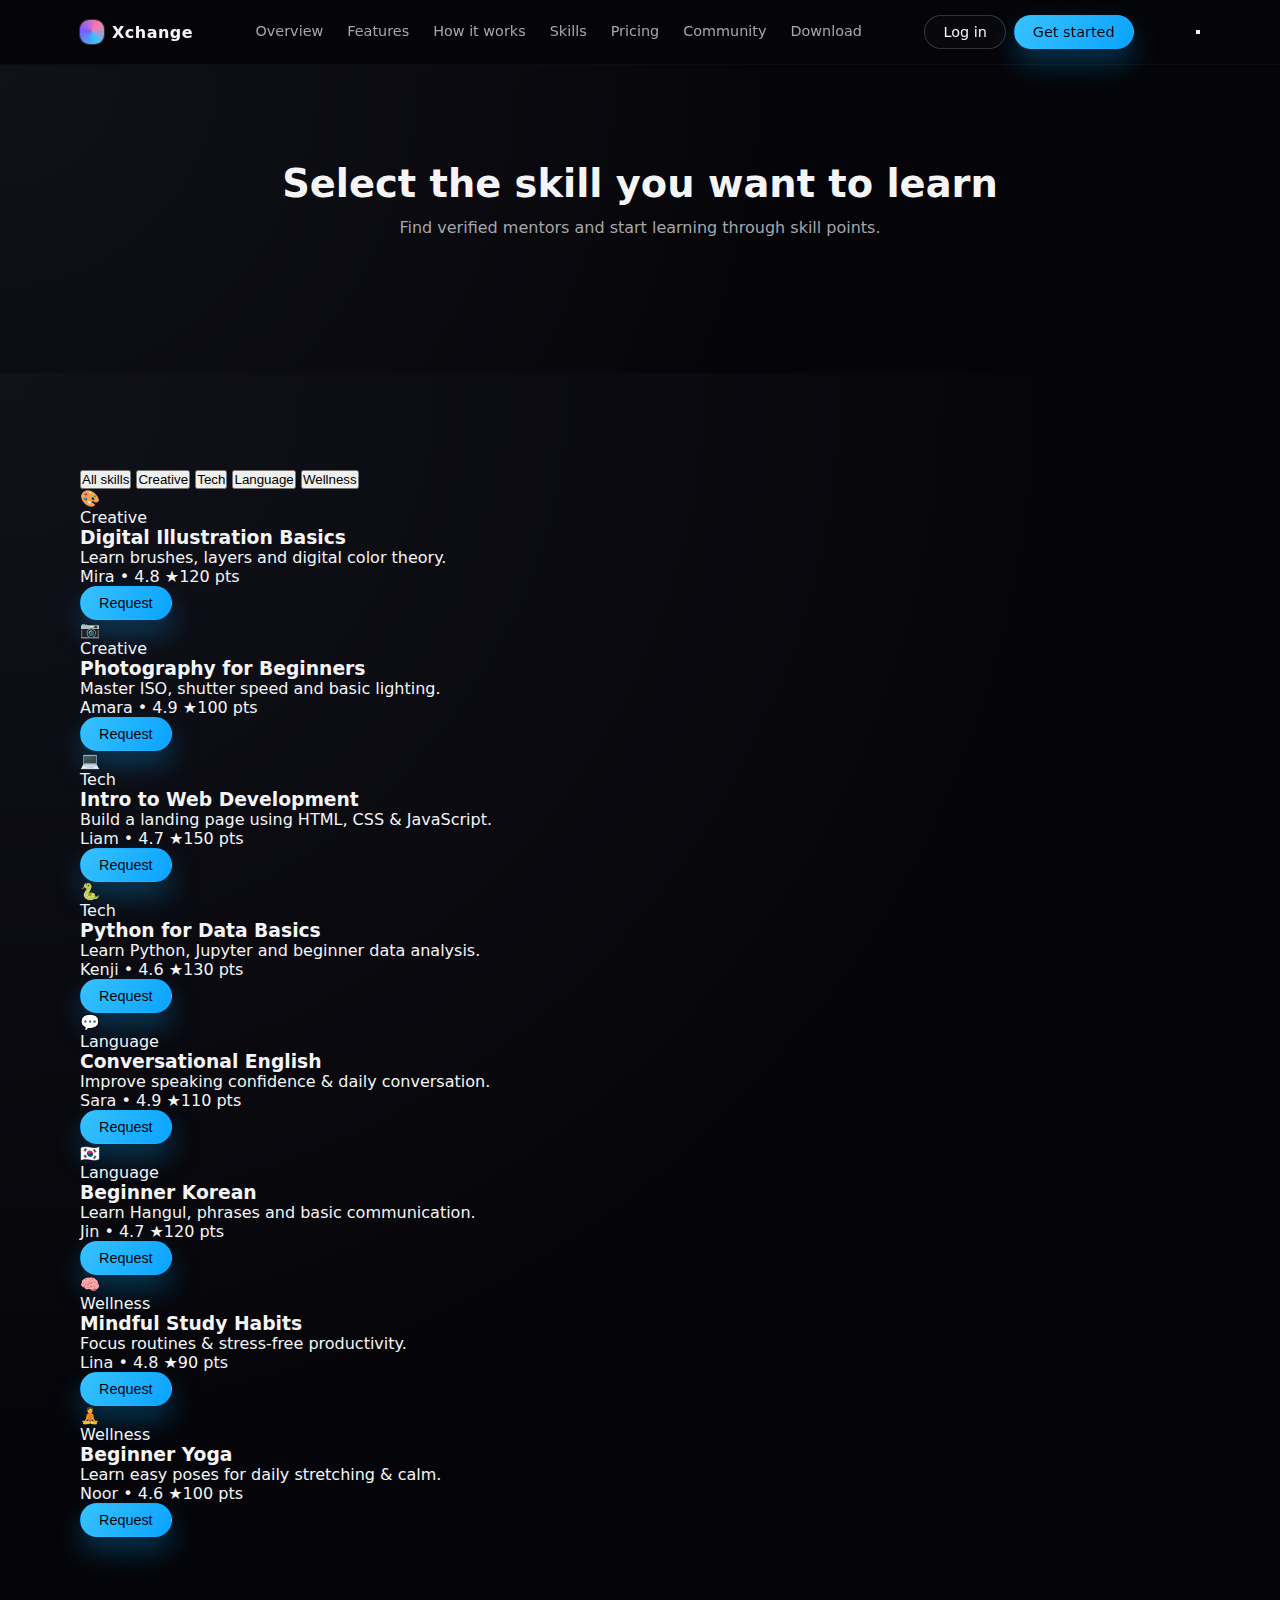
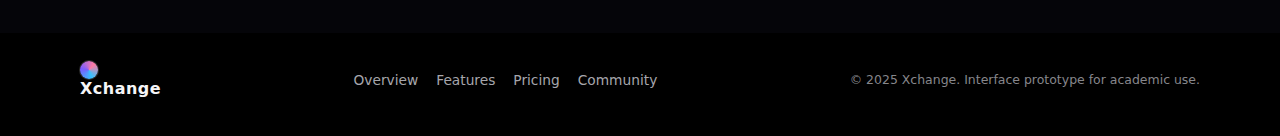
<file: skils.html>
<!DOCTYPE html>
<html lang="en">
<head>
  <meta charset="UTF-8" />
  <meta name="viewport" content="width=device-width, initial-scale=1.0" />
  <title>Skills – Xchange</title>

  <link rel="stylesheet" href="style.css" />
  <script defer src="script.js"></script>
</head>
<body>

  <!-- NAVBAR -->
  <header class="nav">
    <div class="nav-inner container">
      <div class="nav-left">
        <div class="logo-mark"></div>
        <span class="logo-text">Xchange</span>
      </div>

      <nav class="nav-links">
        <a href="index.html">Overview</a>
        <a href="features.html">Features</a>
        <a href="how-it-works.html">How it works</a>
        <a href="skills.html" class="active">Skills</a>
        <a href="pricing.html">Pricing</a>
        <a href="community.html">Community</a>
        <a href="download.html">Download</a>
      </nav>

      <div class="nav-cta">
        <a href="login.html" class="btn btn-ghost">Log in</a>
        <a href="download.html" class="btn btn-primary">Get started</a>
      </div>

      <button class="nav-toggle" aria-label="Toggle navigation">
        <span></span>
        <span></span>
      </button>
    </div>
  </header>

  <!-- SKILLS PAGE HERO -->
  <section class="section section-dark">
    <div class="container section-header align-center">
      <h2>Select the skill you want to learn</h2>
      <p>Find verified mentors and start learning through skill points.</p>
    </div>
  </section>

  <!-- SKILL FILTERS -->
  <section class="section section-dark">
    <div class="container">

      <div class="skill-filters">
        <button class="skill-filter-btn active" data-category="all">All skills</button>
        <button class="skill-filter-btn" data-category="creative">Creative</button>
        <button class="skill-filter-btn" data-category="tech">Tech</button>
        <button class="skill-filter-btn" data-category="language">Language</button>
        <button class="skill-filter-btn" data-category="wellness">Wellness</button>
      </div>

      <!-- SKILL CARDS -->
      <div class="skills-grid">

        <!-- Creative -->
        <article class="skill-card" data-category="creative">
          <div class="skill-icon-box">
            <span class="skill-icon">🎨</span>
          </div>
          <p class="skill-tag">Creative</p>
          <h3>Digital Illustration Basics</h3>
          <p class="skill-desc">Learn brushes, layers and digital color theory.</p>
          <div class="skill-meta">
            <span>Mira • 4.8 ★</span><span>120 pts</span>
          </div>
          <button class="btn btn-primary skill-request-btn">Request</button>
        </article>

        <article class="skill-card" data-category="creative">
          <div class="skill-icon-box">
            <span class="skill-icon">📷</span>
          </div>
          <p class="skill-tag">Creative</p>
          <h3>Photography for Beginners</h3>
          <p class="skill-desc">Master ISO, shutter speed and basic lighting.</p>
          <div class="skill-meta">
            <span>Amara • 4.9 ★</span><span>100 pts</span>
          </div>
          <button class="btn btn-primary skill-request-btn">Request</button>
        </article>

        <!-- Tech -->
        <article class="skill-card" data-category="tech">
          <div class="skill-icon-box">
            <span class="skill-icon">💻</span>
          </div>
          <p class="skill-tag">Tech</p>
          <h3>Intro to Web Development</h3>
          <p class="skill-desc">Build a landing page using HTML, CSS & JavaScript.</p>
          <div class="skill-meta">
            <span>Liam • 4.7 ★</span><span>150 pts</span>
          </div>
          <button class="btn btn-primary skill-request-btn">Request</button>
        </article>

        <article class="skill-card" data-category="tech">
          <div class="skill-icon-box">
            <span class="skill-icon">🐍</span>
          </div>
          <p class="skill-tag">Tech</p>
          <h3>Python for Data Basics</h3>
          <p class="skill-desc">Learn Python, Jupyter and beginner data analysis.</p>
          <div class="skill-meta">
            <span>Kenji • 4.6 ★</span><span>130 pts</span>
          </div>
          <button class="btn btn-primary skill-request-btn">Request</button>
        </article>

        <!-- Language -->
        <article class="skill-card" data-category="language">
          <div class="skill-icon-box">
            <span class="skill-icon">💬</span>
          </div>
          <p class="skill-tag">Language</p>
          <h3>Conversational English</h3>
          <p class="skill-desc">Improve speaking confidence & daily conversation.</p>
          <div class="skill-meta">
            <span>Sara • 4.9 ★</span><span>110 pts</span>
          </div>
          <button class="btn btn-primary skill-request-btn">Request</button>
        </article>

        <article class="skill-card" data-category="language">
          <div class="skill-icon-box">
            <span class="skill-icon">🇰🇷</span>
          </div>
          <p class="skill-tag">Language</p>
          <h3>Beginner Korean</h3>
          <p class="skill-desc">Learn Hangul, phrases and basic communication.</p>
          <div class="skill-meta">
            <span>Jin • 4.7 ★</span><span>120 pts</span>
          </div>
          <button class="btn btn-primary skill-request-btn">Request</button>
        </article>

        <!-- Wellness -->
        <article class="skill-card" data-category="wellness">
          <div class="skill-icon-box">
            <span class="skill-icon">🧠</span>
          </div>
          <p class="skill-tag">Wellness</p>
          <h3>Mindful Study Habits</h3>
          <p class="skill-desc">Focus routines & stress-free productivity.</p>
          <div class="skill-meta">
            <span>Lina • 4.8 ★</span><span>90 pts</span>
          </div>
          <button class="btn btn-primary skill-request-btn">Request</button>
        </article>

        <article class="skill-card" data-category="wellness">
          <div class="skill-icon-box">
            <span class="skill-icon">🧘</span>
          </div>
          <p class="skill-tag">Wellness</p>
          <h3>Beginner Yoga</h3>
          <p class="skill-desc">Learn easy poses for daily stretching & calm.</p>
          <div class="skill-meta">
            <span>Noor • 4.6 ★</span><span>100 pts</span>
          </div>
          <button class="btn btn-primary skill-request-btn">Request</button>
        </article>

      </div>
    </div>
  </section>

  <!-- FOOTER -->
  <footer class="footer">
    <div class="container footer-inner">
      <div class="footer-brand">
        <div class="logo-mark small"></div>
        <span class="logo-text">Xchange</span>
      </div>
      <div class="footer-links">
        <a href="index.html">Overview</a>
        <a href="features.html">Features</a>
        <a href="pricing.html">Pricing</a>
        <a href="community.html">Community</a>
      </div>
      <p class="footer-copy">
        © 2025 Xchange. Interface prototype for academic use.
      </p>
    </div>
  </footer>

</body>
</html>
</file>
<file: style.css>
/* ===== GLOBAL RESET ===== */
*,
*::before,
*::after {
  box-sizing: border-box;
  margin: 0;
  padding: 0;
}

html,
body {
  height: 100%;
}

body {
  font-family: -apple-system, BlinkMacSystemFont, "SF Pro Text",
    system-ui, -system-ui, sans-serif;
  background-color: #050509;
  color: #f5f5f7;
  -webkit-font-smoothing: antialiased;
}

/* ===== TOKENS ===== */
:root {
  --bg-dark: #050509;
  --bg-darker: #000000;
  --bg-light: #f5f5f7;
  --bg-card: #101017;
  --bg-card-soft: #111119;
  --bg-pill: #202031;

  --text-main: #f5f5f7;
  --text-muted: #86868b;
  --text-soft: #a6a6ac;
  --text-dark: #111118;

  --accent: #37c2ff;
  --accent-soft: rgba(55, 194, 255, 0.12);
  --accent-strong: #0aa3ff;

  --border-subtle: rgba(255, 255, 255, 0.08);
  --shadow-soft: 0 18px 55px rgba(0, 0, 0, 0.45);
  --radius-xl: 24px;
  --radius-lg: 20px;
  --radius-md: 14px;
  --radius-pill: 999px;
  --container-width: 1160px;
}

/* ===== LAYOUT ===== */
.container {
  width: 100%;
  max-width: var(--container-width);
  margin: 0 auto;
  padding: 0 20px;
}

.section {
  padding: 96px 0;
}

.section-light {
  background: #050509;
}

.section-dark {
  background: radial-gradient(circle at top left, #11111a, #050509 60%);
}

.section-gradient {
  background: radial-gradient(circle at top, #272755, #050509 65%);
}

/* ===== NAVBAR ===== */
.nav {
  position: sticky;
  top: 0;
  z-index: 100;
  backdrop-filter: blur(22px);
  background: rgba(5, 5, 9, 0.8);
  border-bottom: 1px solid rgba(255, 255, 255, 0.04);
}

.nav-inner {
  display: flex;
  align-items: center;
  justify-content: space-between;
  height: 64px;
}

.nav-left {
  display: flex;
  align-items: center;
  gap: 8px;
}

.logo-mark {
  width: 24px;
  height: 24px;
  border-radius: 9px;
  background: conic-gradient(
    from 160deg,
    #37c2ff,
    #7b5cff,
    #ff7ca3,
    #37c2ff
  );
  box-shadow: 0 0 0 1px rgba(255, 255, 255, 0.18);
}
.logo-mark.small {
  width: 18px;
  height: 18px;
}

.logo-text {
  font-weight: 600;
  letter-spacing: 0.03em;
}

.nav-links {
  display: flex;
  gap: 24px;
  font-size: 0.9rem;
}

.nav-links a {
  color: var(--text-soft);
  text-decoration: none;
  padding-bottom: 2px;
  border-bottom: 1px solid transparent;
  transition: color 0.2s ease, border-color 0.2s ease;
}

.nav-links a:hover {
  color: var(--text-main);
  border-color: rgba(255, 255, 255, 0.3);
}

.nav-cta {
  display: flex;
  gap: 8px;
}

/* ===== BUTTONS ===== */
.btn {
  border-radius: var(--radius-pill);
  font-size: 0.9rem;
  padding: 8px 18px;
  border: 1px solid transparent;
  cursor: pointer;
  text-decoration: none;
  display: inline-flex;
  align-items: center;
  justify-content: center;
  gap: 6px;
  white-space: nowrap;
  transition: background 0.22s ease, color 0.22s ease,
    border-color 0.22s ease, transform 0.12s ease,
    box-shadow 0.18s ease;
}

.btn-primary {
  background: linear-gradient(120deg, #37c2ff, #0aa3ff);
  color: #050509;
  font-weight: 500;
  box-shadow: 0 14px 28px rgba(6, 141, 214, 0.35);
}

.btn-primary:hover {
  transform: translateY(-1px);
  box-shadow: 0 18px 40px rgba(6, 141, 214, 0.45);
}

.btn-ghost {
  background: rgba(255, 255, 255, 0.02);
  border-color: rgba(255, 255, 255, 0.18);
  color: var(--text-main);
}

.btn-ghost:hover {
  background: rgba(255, 255, 255, 0.06);
}

/* Extra button styles for pricing */
.btn-outline {
  border-color: rgba(0, 0, 0, 0.12);
  color: var(--text-dark);
  background: transparent;
}
.btn-outline:hover {
  background: rgba(0, 0, 0, 0.04);
}
.btn-primary-full {
  background: linear-gradient(120deg, #111118, #1d1d27);
  color: #f5f5f7;
}
.btn-primary-full:hover {
  background: #111118;
}

/* ===== HERO ===== */
.hero {
  padding: 96px 0 80px;
  background: radial-gradient(circle at 0 0, #262651, #050509 55%);
}

.hero-inner {
  display: grid;
  gap: 64px;
  align-items: center;
  grid-template-columns: minmax(0, 1.2fr) minmax(0, 1fr);
}

.eyebrow {
  text-transform: uppercase;
  letter-spacing: 0.14em;
  font-size: 0.72rem;
  color: var(--accent);
  margin-bottom: 12px;
}

.hero h1 {
  font-size: clamp(2.6rem, 4vw, 3.6rem);
  line-height: 1.05;
  margin-bottom: 18px;
}

.hero-subtitle {
  color: var(--text-soft);
  max-width: 520px;
  line-height: 1.6;
  margin-bottom: 28px;
}

.hero-actions {
  display: flex;
  flex-wrap: wrap;
  gap: 12px;
  margin-bottom: 14px;
}

.hero-note {
  font-size: 0.85rem;
  color: var(--text-muted);
}

/* ===== HERO VISUAL DEVICE ===== */
.hero-visual {
  display: flex;
  justify-content: flex-end;
}

.hero-device {
  position: relative;
  width: 320px;
  border-radius: 34px;
  padding: 18px 16px 22px;
  background: radial-gradient(circle at top left, #32325c, #101017 70%);
  box-shadow: var(--shadow-soft);
  border: 1px solid rgba(255, 255, 255, 0.14);
}

.device-status-bar {
  display: flex;
  justify-content: space-between;
  align-items: center;
  font-size: 0.7rem;
  color: rgba(240, 240, 245, 0.8);
  margin-bottom: 16px;
}

.status-dot {
  width: 6px;
  height: 6px;
  border-radius: 999px;
  background: #3ae374;
}

.device-hero-card {
  background: rgba(8, 8, 16, 0.78);
  border-radius: 22px;
  padding: 16px;
  border: 1px solid rgba(255, 255, 255, 0.1);
}

.device-tag {
  font-size: 0.7rem;
  text-transform: uppercase;
  letter-spacing: 0.18em;
  color: var(--accent);
  margin-bottom: 6px;
}

.device-hero-card h2 {
  font-size: 1.1rem;
  margin-bottom: 6px;
}

.device-text {
  font-size: 0.85rem;
  color: var(--text-soft);
  margin-bottom: 12px;
}

.device-meta {
  display: flex;
  justify-content: space-between;
  font-size: 0.78rem;
  margin-bottom: 12px;
}

.device-label {
  text-transform: uppercase;
  letter-spacing: 0.12em;
  font-size: 0.65rem;
  color: var(--text-muted);
}

.device-value {
  font-weight: 500;
}

.device-btn {
  width: 100%;
  border-radius: 999px;
  border: none;
  padding: 8px 0;
  font-size: 0.85rem;
  font-weight: 500;
  background: linear-gradient(120deg, #37c2ff, #0aa3ff);
  color: #050509;
  cursor: pointer;
}

/* Pills on device */
.device-pill {
  position: absolute;
  border-radius: 999px;
  padding: 8px 14px;
  background: rgba(5, 5, 12, 0.9);
  border: 1px solid rgba(255, 255, 255, 0.16);
  backdrop-filter: blur(24px);
  font-size: 0.7rem;
  box-shadow: 0 12px 24px rgba(0, 0, 0, 0.55);
}

.device-pill-1 {
  left: -26px;
  bottom: 72px;
}
.device-pill-2 {
  right: -26px;
  top: 90px;
}

.device-pill .pill-title {
  display: block;
  text-transform: uppercase;
  letter-spacing: 0.12em;
  font-size: 0.6rem;
  color: var(--text-muted);
}
.device-pill .pill-text {
  font-weight: 500;
}

/* ===== SECTION HEADER ===== */
.section-header {
  margin-bottom: 40px;
}

.section-header h2 {
  font-size: clamp(2rem, 3vw, 2.4rem);
  margin-bottom: 12px;
}

.section-header p {
  color: var(--text-soft);
  max-width: 520px;
}

.align-center {
  text-align: center;
}
.align-center p {
  margin: 0 auto;
}

/* ===== FEATURES ===== */
.features-grid {
  display: grid;
  grid-template-columns: repeat(3, minmax(0, 1fr));
  gap: 24px;
}

.feature-card {
  background: var(--bg-card-soft);
  border-radius: var(--radius-lg);
  padding: 22px 20px 20px;
  border: 1px solid var(--border-subtle);
  box-shadow: 0 14px 26px rgba(0, 0, 0, 0.3);
}

.feature-card h3 {
  font-size: 1.2rem;
  margin-bottom: 8px;
}

.feature-card p {
  font-size: 0.92rem;
  color: var(--text-soft);
  margin-bottom: 12px;
}

.feature-card ul {
  list-style: none;
  font-size: 0.88rem;
  color: var(--text-soft);
}

.feature-card li {
  position: relative;
  padding-left: 16px;
  margin-bottom: 6px;
}
.feature-card li::before {
  content: "•";
  position: absolute;
  left: 4px;
  color: var(--accent);
}

/* ===== STEPS / HOW IT WORKS ===== */
.steps-grid {
  display: grid;
  grid-template-columns: repeat(3, minmax(0, 1fr));
  gap: 22px;
}

.step-card {
  background: rgba(10, 10, 20, 0.9);
  border-radius: var(--radius-lg);
  padding: 20px 18px 18px;
  border: 1px solid rgba(255, 255, 255, 0.06);
}

.step-number {
  width: 26px;
  height: 26px;
  border-radius: 999px;
  background: var(--accent-soft);
  color: var(--accent);
  display: flex;
  align-items: center;
  justify-content: center;
  font-size: 0.8rem;
  margin-bottom: 10px;
}

.step-card h3 {
  font-size: 1.1rem;
  margin-bottom: 6px;
}

.step-card p {
  font-size: 0.9rem;
  color: var(--text-soft);
}

/* ===== PRICING ===== */
.section-light {
  color: var(--text-main);
}

.pricing-grid {
  margin-top: 32px;
  display: grid;
  grid-template-columns: repeat(3, minmax(0, 1fr));
  gap: 22px;
}

.pricing-card {
  background: #f5f5f7;
  color: var(--text-dark);
  border-radius: var(--radius-xl);
  padding: 26px 22px 22px;
  box-shadow: 0 18px 40px rgba(0, 0, 0, 0.25);
  position: relative;
}

.pricing-card-featured {
  transform: translateY(-8px);
}

.pill-badge {
  position: absolute;
  top: 16px;
  right: 18px;
  font-size: 0.7rem;
  padding: 4px 10px;
  border-radius: 999px;
  background: #111118;
  color: #f5f5f7;
}

.pricing-card h3 {
  font-size: 1.1rem;
  margin-bottom: 8px;
}

.pricing-price {
  font-size: 1.9rem;
  font-weight: 600;
  margin-bottom: 4px;
}

.pricing-price span {
  font-size: 0.9rem;
  font-weight: 400;
  color: #65656f;
}

.pricing-tagline {
  font-size: 0.9rem;
  color: #65656f;
  margin-bottom: 12px;
}

.pricing-card ul {
  list-style: none;
  font-size: 0.88rem;
  margin-bottom: 16px;
}

.pricing-card li {
  margin-bottom: 6px;
}

/* ===== COMMUNITY ===== */
.community-inner {
  display: grid;
  grid-template-columns: minmax(0, 1.1fr) minmax(0, 0.9fr);
  gap: 36px;
  align-items: center;
}

.community-copy p {
  color: var(--text-soft);
  margin-top: 10px;
}

.community-list {
  list-style: none;
  margin-top: 16px;
  font-size: 0.9rem;
  color: var(--text-soft);
}
.community-list li {
  margin-bottom: 8px;
  position: relative;
  padding-left: 18px;
}
.community-list li::before {
  content: "";
  position: absolute;
  left: 4px;
  top: 8px;
  width: 7px;
  height: 7px;
  border-radius: 999px;
  background: var(--accent);
}

.community-panel {
  display: flex;
  flex-direction: column;
  gap: 18px;
}

.community-quote-card {
  background: rgba(6, 6, 16, 0.94);
  border-radius: var(--radius-lg);
  padding: 20px 18px;
  border: 1px solid rgba(255, 255, 255, 0.12);
  box-shadow: 0 18px 36px rgba(0, 0, 0, 0.4);
}

.quote-text {
  font-size: 0.95rem;
  margin-bottom: 10px;
}

.quote-name {
  font-size: 0.85rem;
  color: var(--text-soft);
}

.community-metrics {
  display: flex;
  gap: 18px;
}

.metric-number {
  font-size: 1.6rem;
  font-weight: 600;
}
.metric-label {
  font-size: 0.8rem;
  color: var(--text-soft);
}

/* ===== DOWNLOAD / CTA ===== */
.download-inner {
  display: flex;
  align-items: center;
  justify-content: space-between;
  gap: 28px;
}

.download-inner p {
  color: var(--text-soft);
  margin-top: 8px;
}

.download-buttons {
  display: flex;
  flex-direction: column;
  align-items: flex-end;
  gap: 10px;
}

.store-badge {
  border-radius: 14px;
  padding: 10px 16px;
  border: 1px solid rgba(255, 255, 255, 0.26);
  text-decoration: none;
  color: var(--text-main);
  font-size: 0.88rem;
  display: inline-flex;
  justify-content: center;
  min-width: 170px;
}

.store-badge:hover {
  background: rgba(255, 255, 255, 0.06);
}

.download-note {
  font-size: 0.8rem;
  color: var(--text-muted);
}

/* ===== FOOTER ===== */
.footer {
  padding: 28px 0 38px;
  background: #000000;
}

.footer-inner {
  display: flex;
  align-items: center;
  justify-content: space-between;
  gap: 12px;
  flex-wrap: wrap;
}

.footer-links {
  display: flex;
  gap: 18px;
  font-size: 0.86rem;
}

.footer-links a {
  color: var(--text-soft);
  text-decoration: none;
}
.footer-links a:hover {
  color: var(--text-main);
}

.footer-copy {
  font-size: 0.78rem;
  color: var(--text-muted);
}

/* ===== RESPONSIVE ===== */
@media (max-width: 960px) {
  .nav-links {
    display: none;
  }
  .hero-inner {
    grid-template-columns: minmax(0, 1fr);
  }
  .hero-visual {
    justify-content: flex-start;
  }
  .features-grid,
  .steps-grid,
  .pricing-grid,
  .community-inner {
    grid-template-columns: minmax(0, 1fr);
  }
  .pricing-card-featured {
    transform: none;
  }
  .download-inner {
    flex-direction: column;
    align-items: flex-start;
  }
  .download-buttons {
    align-items: flex-start;
  }
}

@media (max-width: 640px) {
  .section {
    padding: 72px 0;
  }
  .hero {
    padding-top: 80px;
  }
  .hero h1 {
    font-size: 2.2rem;
  }
  .hero-actions {
    flex-direction: column;
    align-items: flex-start;
  }
  .hero-device {
    width: 100%;
    max-width: 320px;
  }
}

/* ===== AUTH / LOGIN ===== */
.auth-wrapper {
  display: grid;
  grid-template-columns: minmax(0, 1.1fr) minmax(0, 0.9fr);
  gap: 32px;
  align-items: center;
}

.auth-copy p {
  color: var(--text-soft);
  margin-top: 10px;
  max-width: 420px;
}

.auth-card {
  background: rgba(8, 8, 16, 0.94);
  border-radius: var(--radius-xl);
  padding: 26px 24px 24px;
  border: 1px solid rgba(255, 255, 255, 0.14);
  box-shadow: var(--shadow-soft);
}

.auth-form {
  display: flex;
  flex-direction: column;
  gap: 14px;
}

.form-group {
  display: flex;
  flex-direction: column;
  gap: 6px;
}

.form-group label {
  font-size: 0.85rem;
  color: var(--text-soft);
}

input[type="email"],
input[type="password"],
input[type="text"],
select {
  border-radius: 12px;
  border: 1px solid rgba(255, 255, 255, 0.15);
  padding: 9px 12px;
  background: rgba(6, 6, 14, 0.9);
  color: var(--text-main);
  font-size: 0.9rem;
}

input::placeholder {
  color: var(--text-muted);
}

.form-row {
  display: flex;
  justify-content: space-between;
  align-items: center;
  gap: 12px;
}

.form-group.half {
  flex: 1;
}

.checkbox {
  display: inline-flex;
  align-items: center;
  gap: 6px;
  font-size: 0.82rem;
  color: var(--text-soft);
}

.checkbox input {
  width: 14px;
  height: 14px;
}

.link-muted {
  font-size: 0.82rem;
  color: var(--accent);
  text-decoration: none;
}
.link-muted:hover {
  text-decoration: underline;
}

.auth-btn {
  width: 100%;
  justify-content: center;
  margin-top: 2px;
}

.auth-footnote {
  font-size: 0.8rem;
  color: var(--text-muted);
  margin-top: 6px;
}

/* ===== PAYMENT PAGE ===== */
.payment-layout {
  display: grid;
  grid-template-columns: minmax(0, 1.1fr) minmax(0, 0.9fr);
  gap: 32px;
  align-items: flex-start;
}

.payment-info p {
  color: var(--text-soft);
  margin-bottom: 12px;
}

.payment-list {
  list-style: none;
  font-size: 0.9rem;
  color: var(--text-soft);
  margin-bottom: 16px;
}
.payment-list li {
  margin-bottom: 6px;
  position: relative;
  padding-left: 16px;
}
.payment-list li::before {
  content: "•";
  position: absolute;
  left: 4px;
  color: var(--accent);
}

.payment-tags {
  display: flex;
  flex-wrap: wrap;
  gap: 8px;
  margin: 10px 0 12px;
  list-style: none;
}
.payment-tags li {
  font-size: 0.8rem;
  padding: 6px 10px;
  border-radius: 999px;
  background: var(--bg-card-soft);
  border: 1px solid var(--border-subtle);
}

.payment-note,
.payment-disclaimer {
  font-size: 0.78rem;
  color: var(--text-muted);
  max-width: 420px;
}

.payment-card {
  background: #f5f5f7;
  color: #111118;
  border-radius: var(--radius-xl);
  padding: 24px 22px 22px;
  box-shadow: 0 18px 40px rgba(0, 0, 0, 0.32);
}

.payment-card h3 {
  font-size: 1.1rem;
  margin-bottom: 10px;
}

.payment-form .form-group label {
  color: #3b3b43;
}

.payment-form input,
.payment-form select {
  background: #ffffff;
  color: #111118;
  border: 1px solid rgba(0, 0, 0, 0.12);
}

.payment-form input::placeholder {
  color: #9b9ba3;
}

/* Responsive tweaks */
@media (max-width: 960px) {
  .auth-wrapper,
  .payment-layout {
    grid-template-columns: minmax(0, 1fr);
  }
}
</file>
